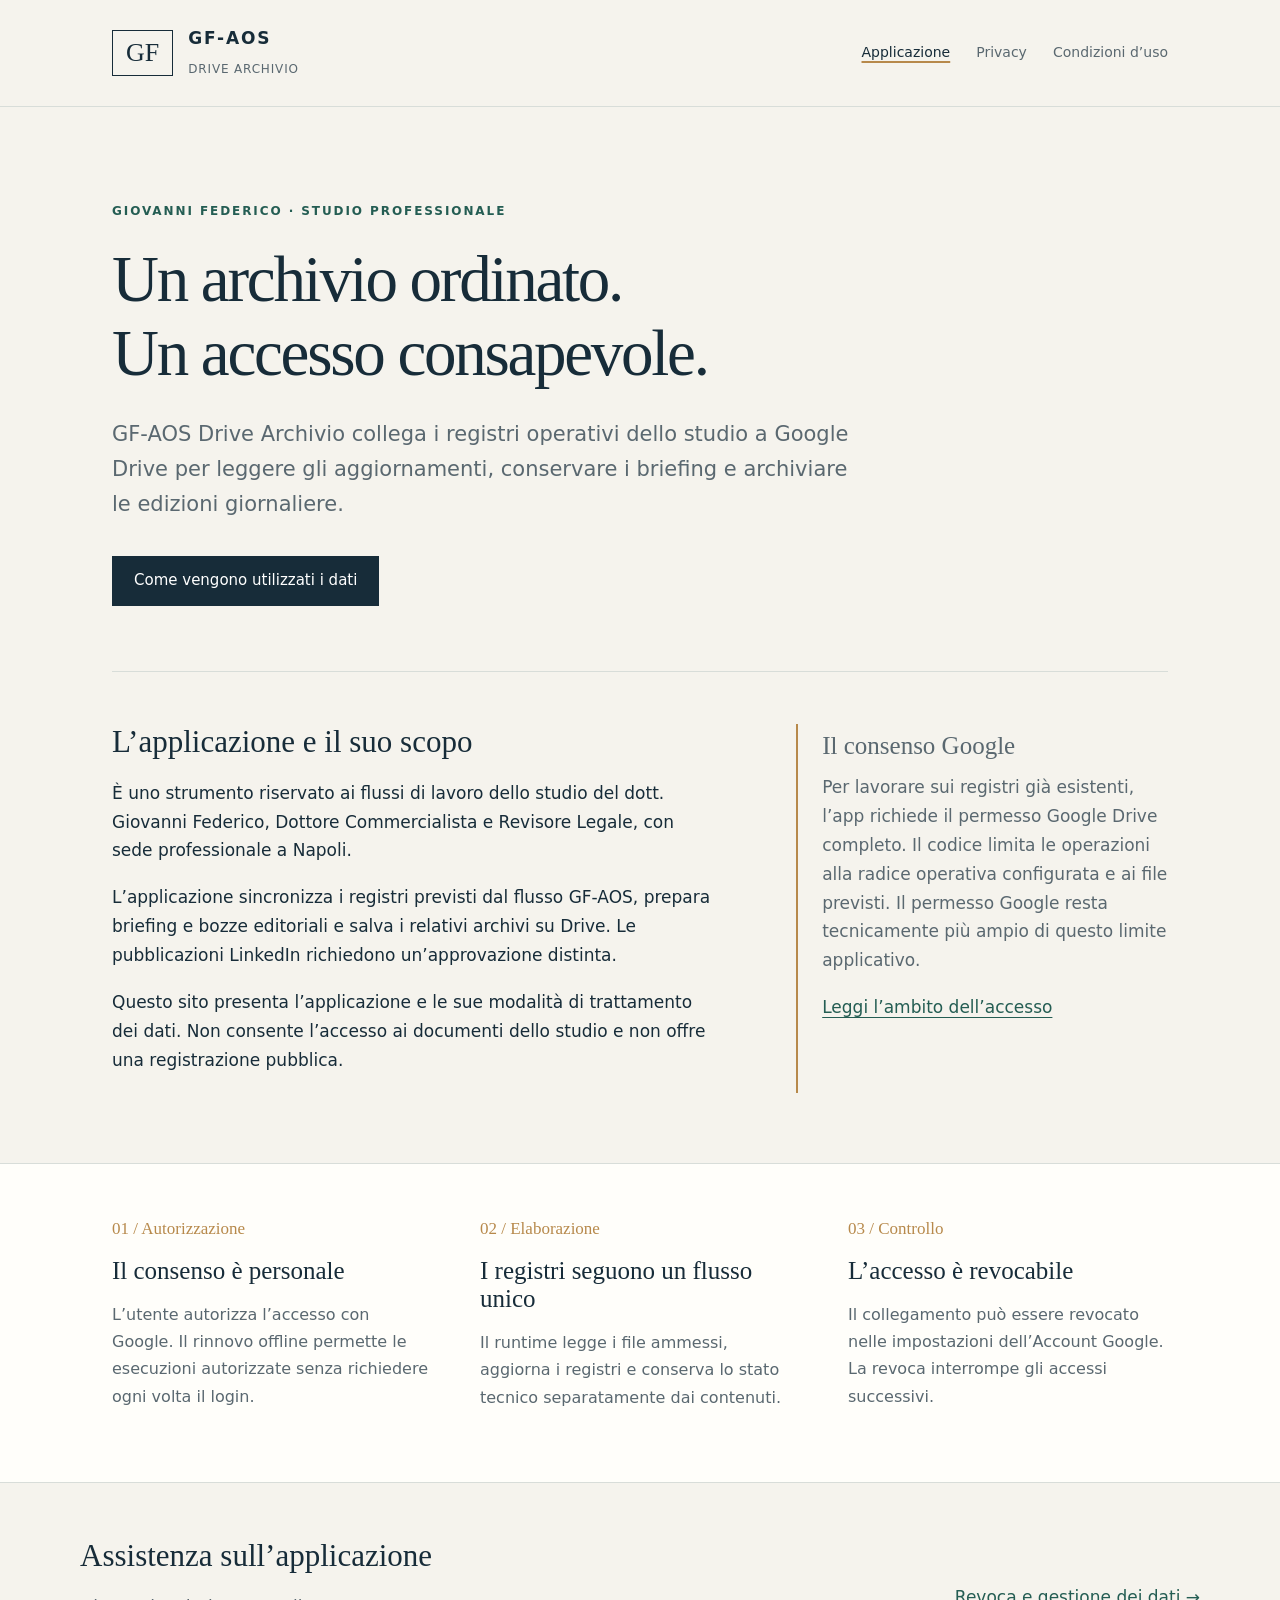
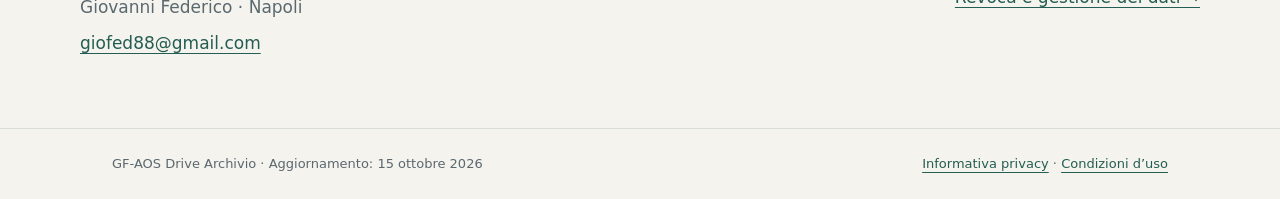
<file: index.html>
<!doctype html><html lang="it"><head>
<meta name="google-site-verification" content="rLmyNNufRCGK9N_7qJ6NuLS9OnJDcGfAJnUo3fSVZ4A" /><meta charset="utf-8"><meta name="viewport" content="width=device-width,initial-scale=1"><meta name="description" content="GF-AOS Drive Archivio: informazioni sull'applicazione riservata dello studio Giovanni Federico e sull'accesso ai dati Google Drive."><title>GF-AOS Drive Archivio — Applicazione dello studio</title><link rel="stylesheet" href="styles.css"></head><body>
<a class="skip" href="#contenuto">Vai al contenuto</a>
<header><div class="wrap top"><a class="brand" href="index.html" aria-label="GF-AOS, home page"><span class="mark" aria-hidden="true">GF</span><span><strong>GF-AOS</strong><small>DRIVE ARCHIVIO</small></span></a><nav aria-label="Navigazione principale"><a href="index.html" aria-current="page">Applicazione</a><a href="privacy.html">Privacy</a><a href="termini.html">Condizioni d’uso</a></nav></div></header>
<main id="contenuto"><div class="wrap"><section class="hero"><p class="eyebrow">Giovanni Federico · Studio professionale</p><h1>Un archivio ordinato.<br>Un accesso consapevole.</h1><p class="lead">GF-AOS Drive Archivio collega i registri operativi dello studio a Google Drive per leggere gli aggiornamenti, conservare i briefing e archiviare le edizioni giornaliere.</p><a class="btn" href="privacy.html">Come vengono utilizzati i dati</a></section>
<section class="intro-grid" aria-labelledby="app"><div><h2 id="app">L’applicazione e il suo scopo</h2><p>È uno strumento riservato ai flussi di lavoro dello studio del dott. Giovanni Federico, Dottore Commercialista e Revisore Legale, con sede professionale a Napoli.</p><p>L’applicazione sincronizza i registri previsti dal flusso GF-AOS, prepara briefing e bozze editoriali e salva i relativi archivi su Drive. Le pubblicazioni LinkedIn richiedono un’approvazione distinta.</p><p>Questo sito presenta l’applicazione e le sue modalità di trattamento dei dati. Non consente l’accesso ai documenti dello studio e non offre una registrazione pubblica.</p></div><aside class="note"><h3>Il consenso Google</h3><p>Per lavorare sui registri già esistenti, l’app richiede il permesso Google Drive completo. Il codice limita le operazioni alla radice operativa configurata e ai file previsti. Il permesso Google resta tecnicamente più ampio di questo limite applicativo.</p><a href="privacy.html#accesso">Leggi l’ambito dell’accesso</a></aside></section></div>
<section class="steps" aria-label="Funzionamento"><div class="wrap step-grid"><article><span class="num">01 / Autorizzazione</span><h3>Il consenso è personale</h3><p>L’utente autorizza l’accesso con Google. Il rinnovo offline permette le esecuzioni autorizzate senza richiedere ogni volta il login.</p></article><article><span class="num">02 / Elaborazione</span><h3>I registri seguono un flusso unico</h3><p>Il runtime legge i file ammessi, aggiorna i registri e conserva lo stato tecnico separatamente dai contenuti.</p></article><article><span class="num">03 / Controllo</span><h3>L’accesso è revocabile</h3><p>Il collegamento può essere revocato nelle impostazioni dell’Account Google. La revoca interrompe gli accessi successivi.</p></article></div></section>
<section class="wrap contact"><div><h2>Assistenza sull’applicazione</h2><p>Giovanni Federico · Napoli</p><a href="mailto:giofed88@gmail.com">giofed88@gmail.com</a></div><a href="privacy.html#revoca">Revoca e gestione dei dati →</a></section></main>
<footer><div class="wrap footer-row"><span>GF-AOS Drive Archivio · Aggiornamento: 15 ottobre 2026</span><span><a href="privacy.html">Informativa privacy</a> · <a href="termini.html">Condizioni d’uso</a></span></div></footer></body></html>
</file>
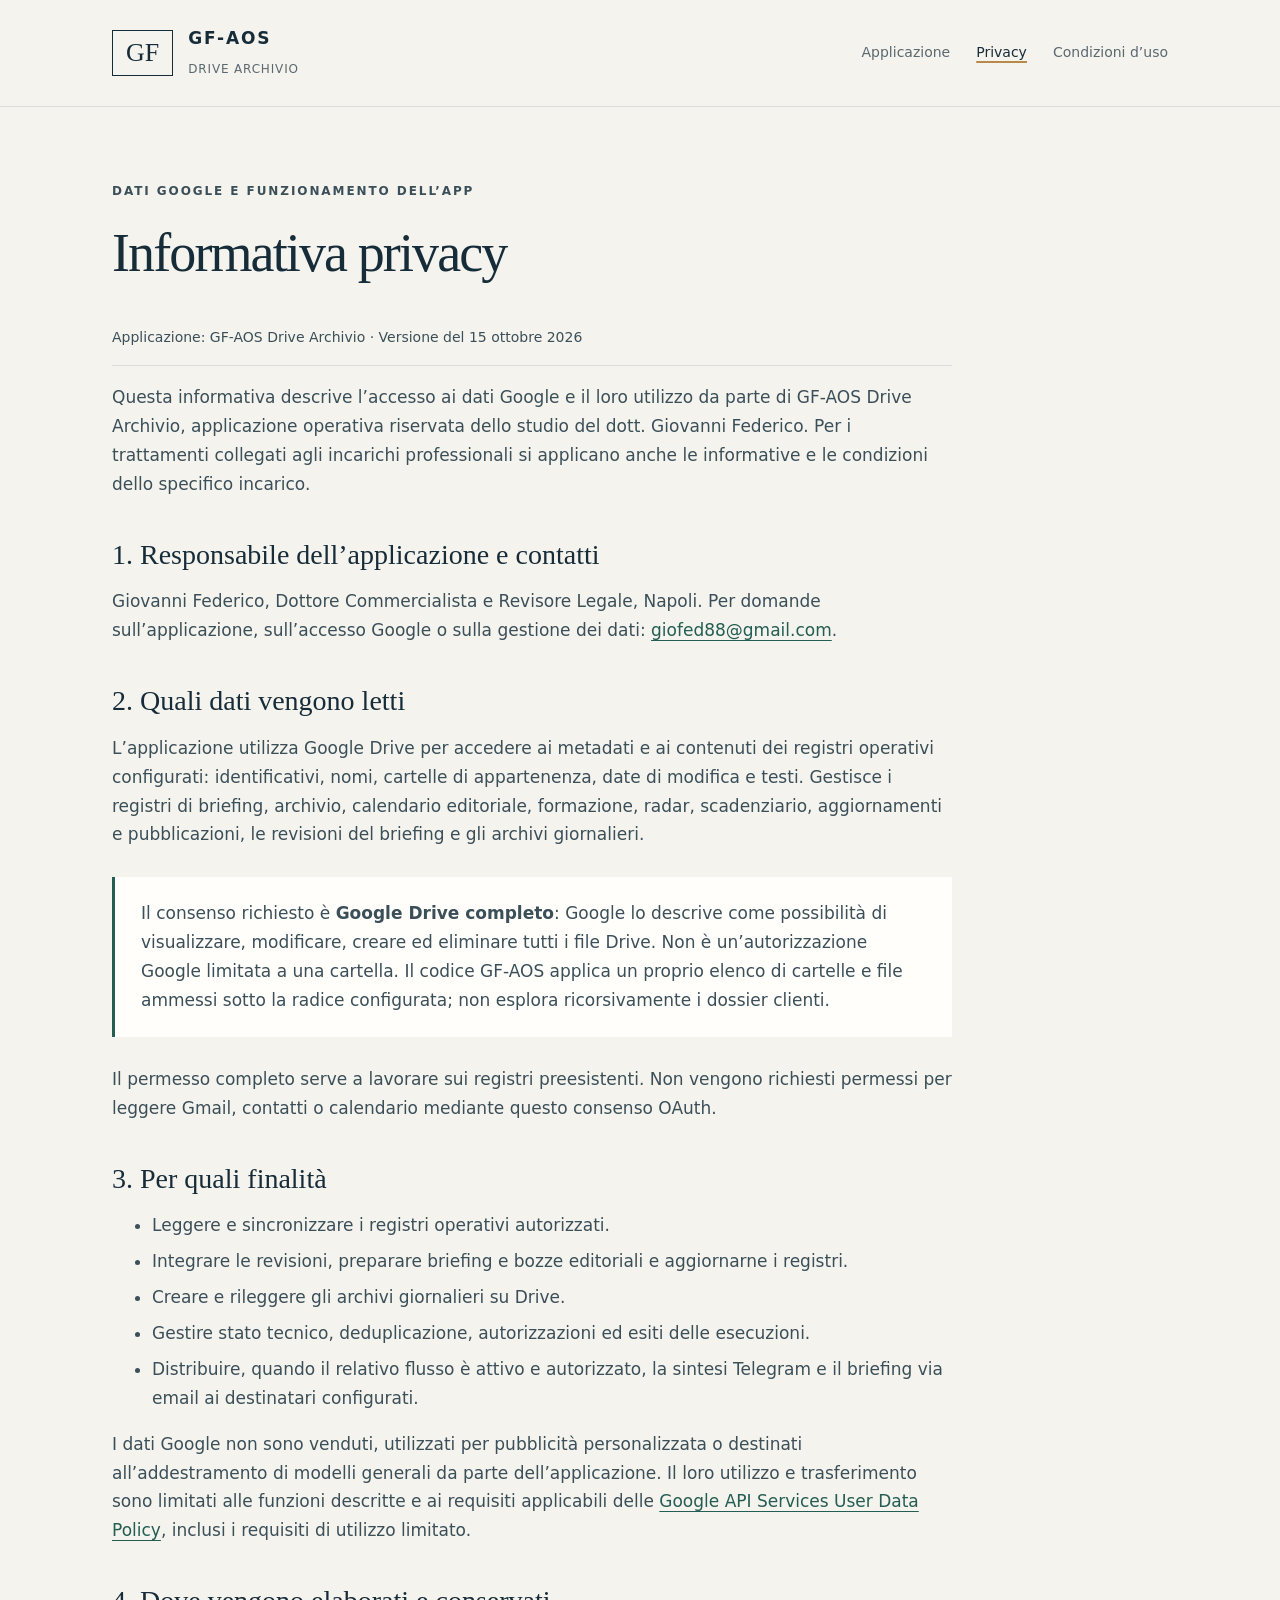
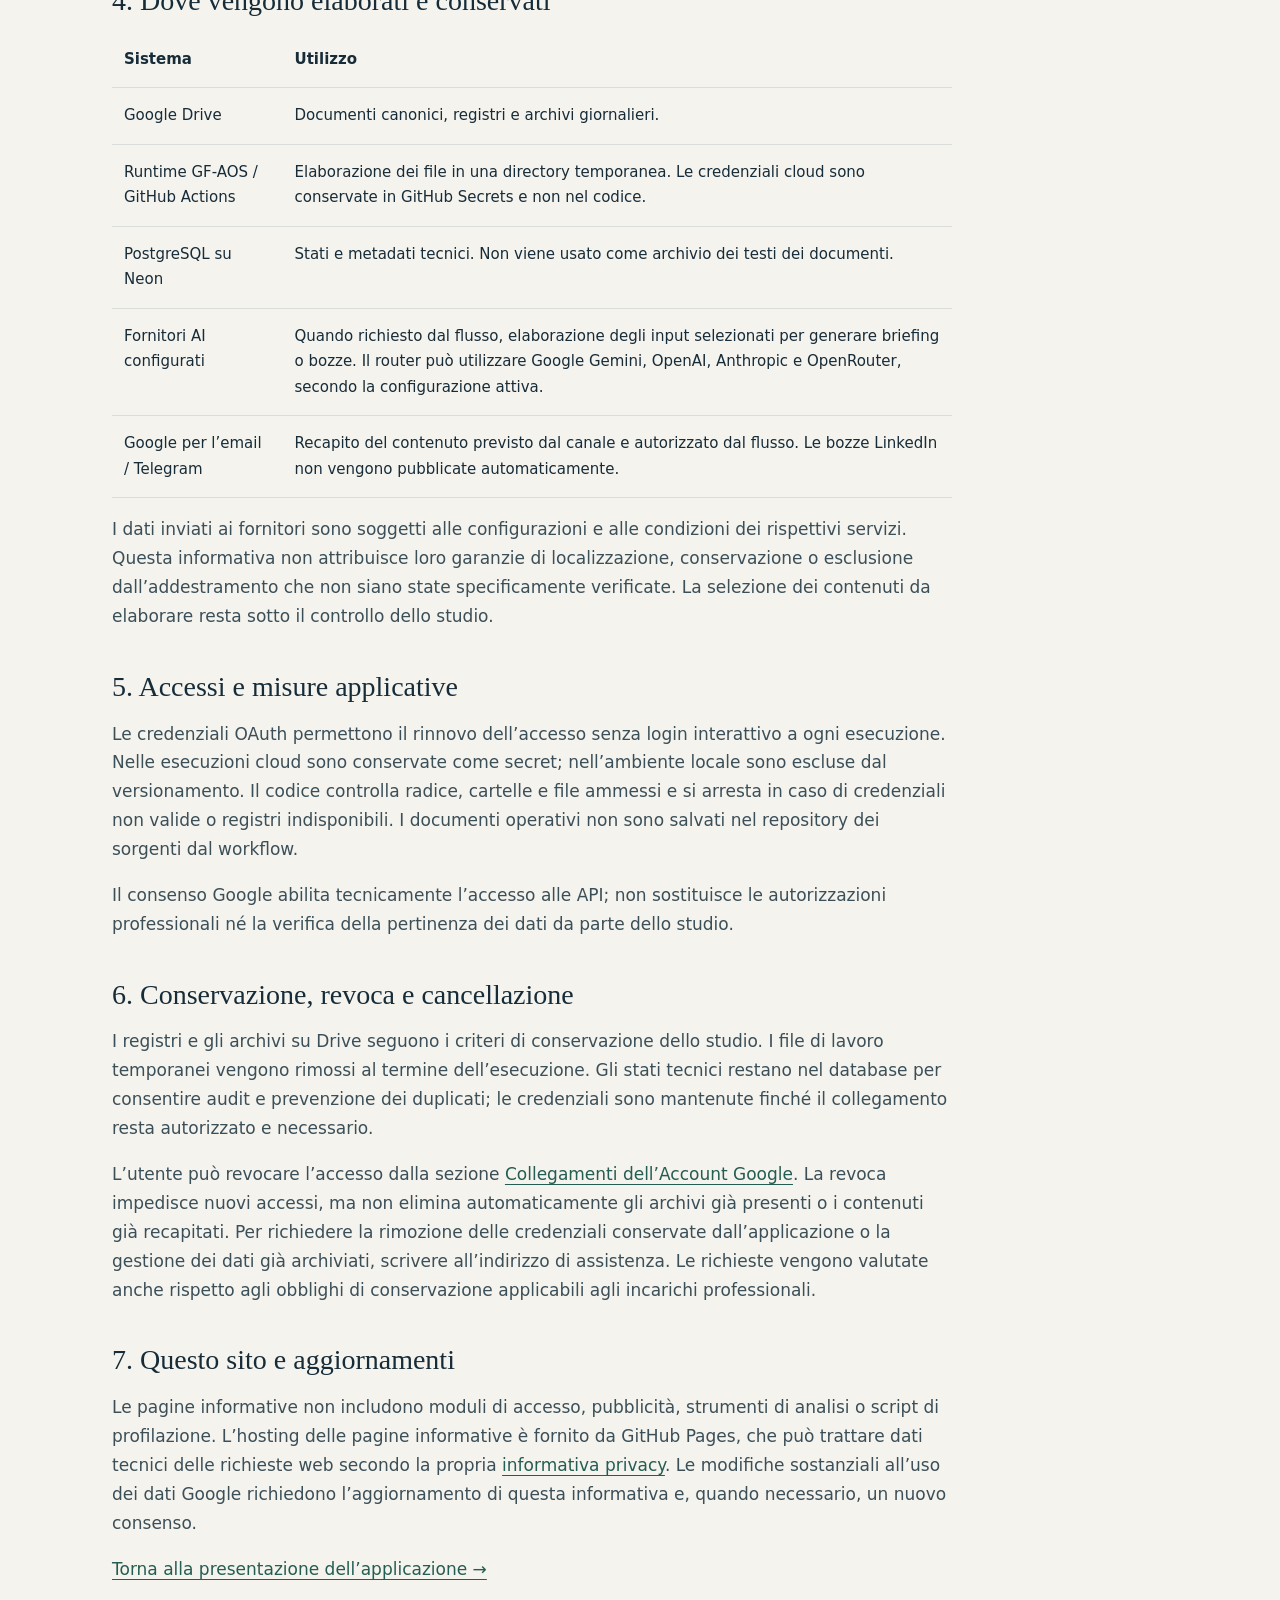
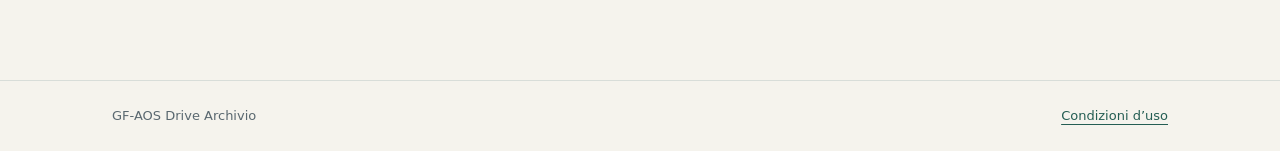
<file: privacy.html>
<!doctype html><html lang="it"><head><meta charset="utf-8"><meta name="viewport" content="width=device-width,initial-scale=1"><meta name="description" content="Informativa di GF-AOS Drive Archivio: dati Google, autorizzazioni, finalità, destinatari, conservazione e revoca dell'accesso."><title>Informativa privacy — GF-AOS Drive Archivio</title><link rel="stylesheet" href="styles.css"></head><body>
<a class="skip" href="#contenuto">Vai al contenuto</a><header><div class="wrap top"><a class="brand" href="index.html"><span class="mark" aria-hidden="true">GF</span><span><strong>GF-AOS</strong><small>DRIVE ARCHIVIO</small></span></a><nav aria-label="Navigazione principale"><a href="index.html">Applicazione</a><a href="privacy.html" aria-current="page">Privacy</a><a href="termini.html">Condizioni d’uso</a></nav></div></header>
<main id="contenuto" class="wrap"><article class="document"><p class="eyebrow">Dati Google e funzionamento dell’app</p><h1>Informativa privacy</h1><p class="meta">Applicazione: GF-AOS Drive Archivio · Versione del 15 ottobre 2026</p><p>Questa informativa descrive l’accesso ai dati Google e il loro utilizzo da parte di GF-AOS Drive Archivio, applicazione operativa riservata dello studio del dott. Giovanni Federico. Per i trattamenti collegati agli incarichi professionali si applicano anche le informative e le condizioni dello specifico incarico.</p>
<h2>1. Responsabile dell’applicazione e contatti</h2><p>Giovanni Federico, Dottore Commercialista e Revisore Legale, Napoli. Per domande sull’applicazione, sull’accesso Google o sulla gestione dei dati: <a href="mailto:giofed88@gmail.com">giofed88@gmail.com</a>.</p>
<h2 id="accesso">2. Quali dati vengono letti</h2><p>L’applicazione utilizza Google Drive per accedere ai metadati e ai contenuti dei registri operativi configurati: identificativi, nomi, cartelle di appartenenza, date di modifica e testi. Gestisce i registri di briefing, archivio, calendario editoriale, formazione, radar, scadenziario, aggiornamenti e pubblicazioni, le revisioni del briefing e gli archivi giornalieri.</p><div class="callout"><p>Il consenso richiesto è <strong>Google Drive completo</strong>: Google lo descrive come possibilità di visualizzare, modificare, creare ed eliminare tutti i file Drive. Non è un’autorizzazione Google limitata a una cartella. Il codice GF-AOS applica un proprio elenco di cartelle e file ammessi sotto la radice configurata; non esplora ricorsivamente i dossier clienti.</p></div><p>Il permesso completo serve a lavorare sui registri preesistenti. Non vengono richiesti permessi per leggere Gmail, contatti o calendario mediante questo consenso OAuth.</p>
<h2>3. Per quali finalità</h2><ul><li>Leggere e sincronizzare i registri operativi autorizzati.</li><li>Integrare le revisioni, preparare briefing e bozze editoriali e aggiornarne i registri.</li><li>Creare e rileggere gli archivi giornalieri su Drive.</li><li>Gestire stato tecnico, deduplicazione, autorizzazioni ed esiti delle esecuzioni.</li><li>Distribuire, quando il relativo flusso è attivo e autorizzato, la sintesi Telegram e il briefing via email ai destinatari configurati.</li></ul><p>I dati Google non sono venduti, utilizzati per pubblicità personalizzata o destinati all’addestramento di modelli generali da parte dell’applicazione. Il loro utilizzo e trasferimento sono limitati alle funzioni descritte e ai requisiti applicabili delle <a href="https://developers.google.com/terms/api-services-user-data-policy">Google API Services User Data Policy</a>, inclusi i requisiti di utilizzo limitato.</p>
<h2>4. Dove vengono elaborati e conservati</h2><table class="table"><thead><tr><th>Sistema</th><th>Utilizzo</th></tr></thead><tbody><tr><td>Google Drive</td><td>Documenti canonici, registri e archivi giornalieri.</td></tr><tr><td>Runtime GF-AOS / GitHub Actions</td><td>Elaborazione dei file in una directory temporanea. Le credenziali cloud sono conservate in GitHub Secrets e non nel codice.</td></tr><tr><td>PostgreSQL su Neon</td><td>Stati e metadati tecnici. Non viene usato come archivio dei testi dei documenti.</td></tr><tr><td>Fornitori AI configurati</td><td>Quando richiesto dal flusso, elaborazione degli input selezionati per generare briefing o bozze. Il router può utilizzare Google Gemini, OpenAI, Anthropic e OpenRouter, secondo la configurazione attiva.</td></tr><tr><td>Google per l’email / Telegram</td><td>Recapito del contenuto previsto dal canale e autorizzato dal flusso. Le bozze LinkedIn non vengono pubblicate automaticamente.</td></tr></tbody></table><p>I dati inviati ai fornitori sono soggetti alle configurazioni e alle condizioni dei rispettivi servizi. Questa informativa non attribuisce loro garanzie di localizzazione, conservazione o esclusione dall’addestramento che non siano state specificamente verificate. La selezione dei contenuti da elaborare resta sotto il controllo dello studio.</p>
<h2>5. Accessi e misure applicative</h2><p>Le credenziali OAuth permettono il rinnovo dell’accesso senza login interattivo a ogni esecuzione. Nelle esecuzioni cloud sono conservate come secret; nell’ambiente locale sono escluse dal versionamento. Il codice controlla radice, cartelle e file ammessi e si arresta in caso di credenziali non valide o registri indisponibili. I documenti operativi non sono salvati nel repository dei sorgenti dal workflow.</p><p>Il consenso Google abilita tecnicamente l’accesso alle API; non sostituisce le autorizzazioni professionali né la verifica della pertinenza dei dati da parte dello studio.</p>
<h2 id="revoca">6. Conservazione, revoca e cancellazione</h2><p>I registri e gli archivi su Drive seguono i criteri di conservazione dello studio. I file di lavoro temporanei vengono rimossi al termine dell’esecuzione. Gli stati tecnici restano nel database per consentire audit e prevenzione dei duplicati; le credenziali sono mantenute finché il collegamento resta autorizzato e necessario.</p><p>L’utente può revocare l’accesso dalla sezione <a href="https://myaccount.google.com/connections">Collegamenti dell’Account Google</a>. La revoca impedisce nuovi accessi, ma non elimina automaticamente gli archivi già presenti o i contenuti già recapitati. Per richiedere la rimozione delle credenziali conservate dall’applicazione o la gestione dei dati già archiviati, scrivere all’indirizzo di assistenza. Le richieste vengono valutate anche rispetto agli obblighi di conservazione applicabili agli incarichi professionali.</p>
<h2>7. Questo sito e aggiornamenti</h2><p>Le pagine informative non includono moduli di accesso, pubblicità, strumenti di analisi o script di profilazione. L’hosting delle pagine informative è fornito da GitHub Pages, che può trattare dati tecnici delle richieste web secondo la propria <a href="https://docs.github.com/en/site-policy/privacy-policies/github-general-privacy-statement">informativa privacy</a>. Le modifiche sostanziali all’uso dei dati Google richiedono l’aggiornamento di questa informativa e, quando necessario, un nuovo consenso.</p><p><a href="index.html">Torna alla presentazione dell’applicazione →</a></p></article></main><footer><div class="wrap footer-row"><span>GF-AOS Drive Archivio</span><a href="termini.html">Condizioni d’uso</a></div></footer></body></html>
</file>
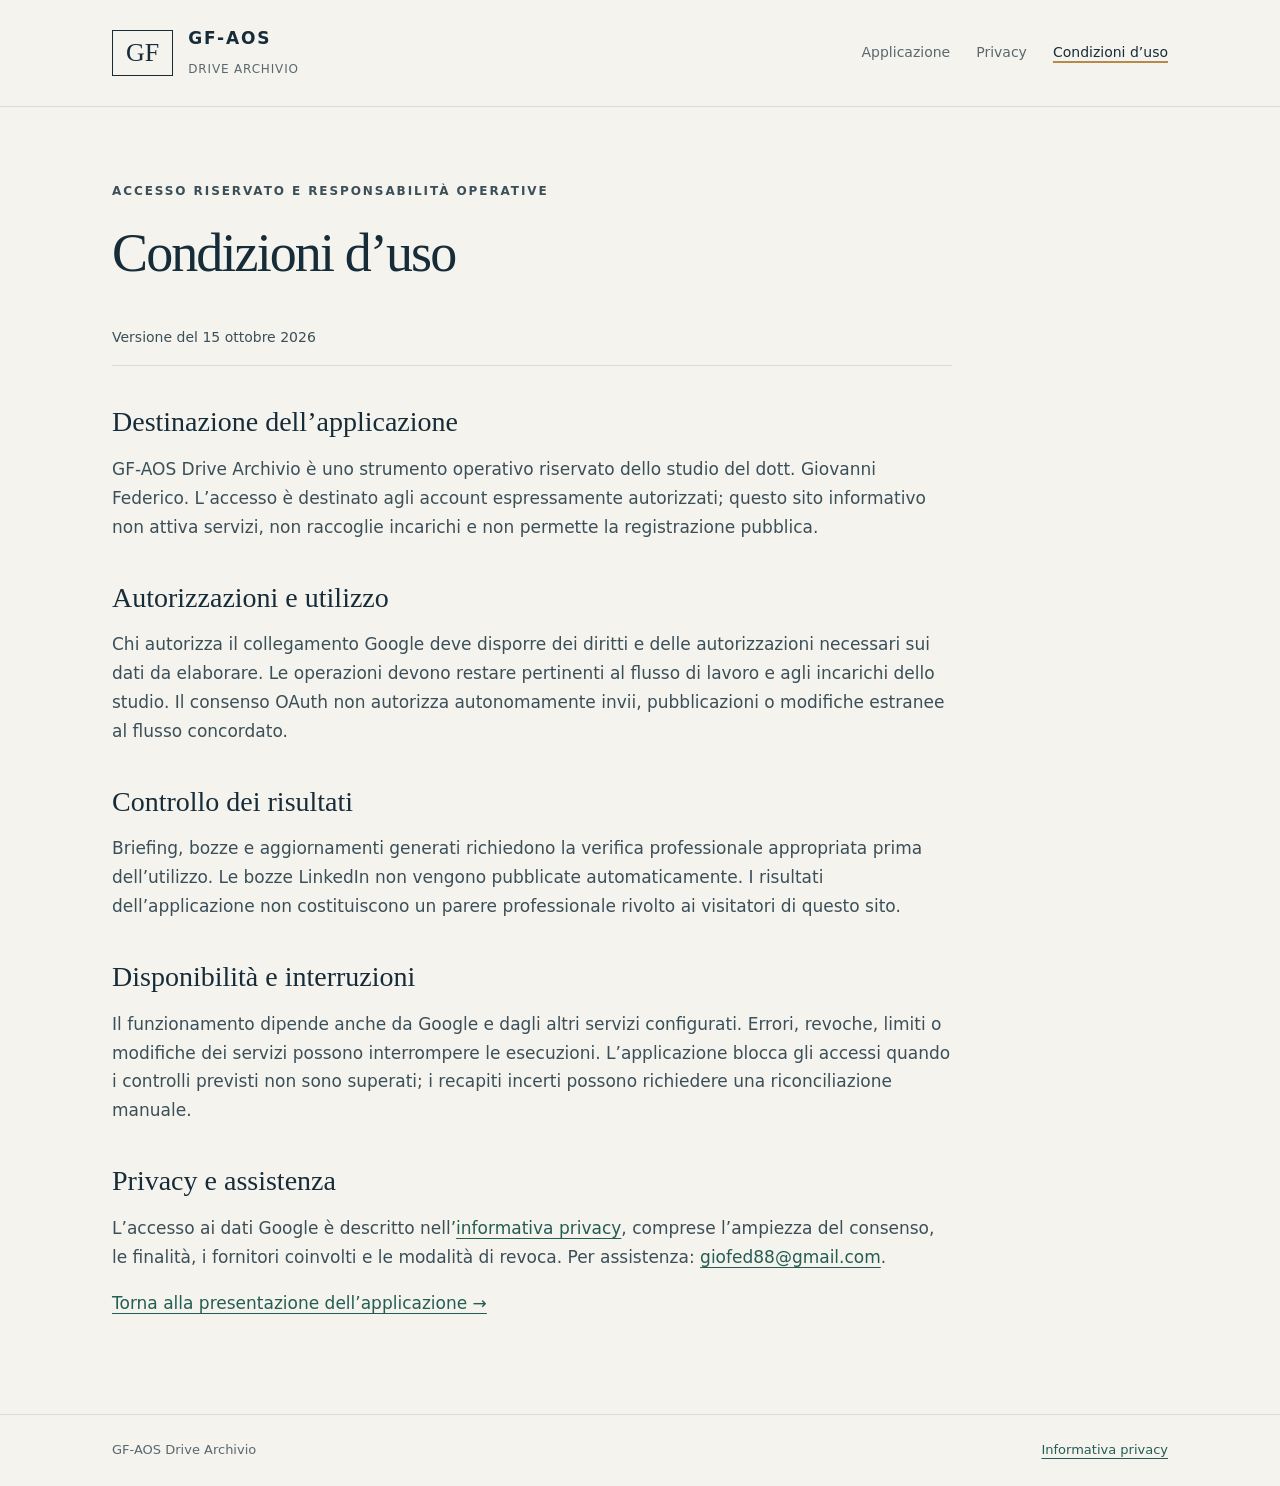
<file: termini.html>
<!doctype html><html lang="it"><head><meta charset="utf-8"><meta name="viewport" content="width=device-width,initial-scale=1"><meta name="description" content="Condizioni d'uso dell'applicazione riservata GF-AOS Drive Archivio."><title>Condizioni d’uso — GF-AOS Drive Archivio</title><link rel="stylesheet" href="styles.css"></head><body><a class="skip" href="#contenuto">Vai al contenuto</a><header><div class="wrap top"><a class="brand" href="index.html"><span class="mark" aria-hidden="true">GF</span><span><strong>GF-AOS</strong><small>DRIVE ARCHIVIO</small></span></a><nav aria-label="Navigazione principale"><a href="index.html">Applicazione</a><a href="privacy.html">Privacy</a><a href="termini.html" aria-current="page">Condizioni d’uso</a></nav></div></header><main id="contenuto" class="wrap"><article class="document"><p class="eyebrow">Accesso riservato e responsabilità operative</p><h1>Condizioni d’uso</h1><p class="meta">Versione del 15 ottobre 2026</p><h2>Destinazione dell’applicazione</h2><p>GF-AOS Drive Archivio è uno strumento operativo riservato dello studio del dott. Giovanni Federico. L’accesso è destinato agli account espressamente autorizzati; questo sito informativo non attiva servizi, non raccoglie incarichi e non permette la registrazione pubblica.</p><h2>Autorizzazioni e utilizzo</h2><p>Chi autorizza il collegamento Google deve disporre dei diritti e delle autorizzazioni necessari sui dati da elaborare. Le operazioni devono restare pertinenti al flusso di lavoro e agli incarichi dello studio. Il consenso OAuth non autorizza autonomamente invii, pubblicazioni o modifiche estranee al flusso concordato.</p><h2>Controllo dei risultati</h2><p>Briefing, bozze e aggiornamenti generati richiedono la verifica professionale appropriata prima dell’utilizzo. Le bozze LinkedIn non vengono pubblicate automaticamente. I risultati dell’applicazione non costituiscono un parere professionale rivolto ai visitatori di questo sito.</p><h2>Disponibilità e interruzioni</h2><p>Il funzionamento dipende anche da Google e dagli altri servizi configurati. Errori, revoche, limiti o modifiche dei servizi possono interrompere le esecuzioni. L’applicazione blocca gli accessi quando i controlli previsti non sono superati; i recapiti incerti possono richiedere una riconciliazione manuale.</p><h2>Privacy e assistenza</h2><p>L’accesso ai dati Google è descritto nell’<a href="privacy.html">informativa privacy</a>, comprese l’ampiezza del consenso, le finalità, i fornitori coinvolti e le modalità di revoca. Per assistenza: <a href="mailto:giofed88@gmail.com">giofed88@gmail.com</a>.</p><p><a href="index.html">Torna alla presentazione dell’applicazione →</a></p></article></main><footer><div class="wrap footer-row"><span>GF-AOS Drive Archivio</span><a href="privacy.html">Informativa privacy</a></div></footer></body></html>
</file>
<file: styles.css>
:root{--ink:#172c39;--muted:#5a6870;--paper:#f5f3ed;--white:#fffefa;--line:#d8ddd9;--green:#245d53;--gold:#b7894b}*{box-sizing:border-box}body{margin:0;background:var(--paper);color:var(--ink);font:17px/1.7 system-ui,-apple-system,BlinkMacSystemFont,"Segoe UI",sans-serif}a{color:var(--green);text-underline-offset:4px}a:focus-visible{outline:3px solid var(--gold);outline-offset:5px}.wrap{max-width:1120px;margin:auto;padding:0 32px}.skip{position:absolute;top:-100px;background:white;padding:10px}.skip:focus{top:10px;z-index:5}header{border-bottom:1px solid var(--line)}.top{min-height:106px;display:flex;align-items:center;justify-content:space-between;gap:32px}.brand{text-decoration:none;color:var(--ink);display:flex;align-items:center;gap:15px}.mark{font:26px Georgia,serif;border:1px solid var(--ink);padding:7px 13px}.brand strong{display:block;font-size:17px;letter-spacing:.11em}.brand small{font-size:12px;letter-spacing:.07em;color:var(--muted)}nav{display:flex;gap:26px;flex-wrap:wrap}nav a{font-size:14px;color:var(--muted);text-decoration:none}nav a[aria-current=page]{color:var(--ink);text-decoration:underline;text-decoration-color:var(--gold);text-decoration-thickness:2px}.hero{padding:82px 0 65px;max-width:940px}.eyebrow{text-transform:uppercase;font-size:12px;letter-spacing:.16em;color:var(--green);font-weight:650}h1,h2,h3{font-family:Georgia,"Times New Roman",serif;font-weight:400;line-height:1.13}h1{font-size:clamp(38px,5.2vw,65px);letter-spacing:-.035em;margin:22px 0 27px}h2{font-size:31px;margin:0 0 20px}h3{font-size:25px;margin:0 0 13px}.lead{font-size:21px;line-height:1.65;color:var(--muted);max-width:760px}.btn{display:inline-block;padding:12px 22px;background:var(--ink);color:white;text-decoration:none;font-size:15px;margin-top:14px}.intro-grid{display:grid;grid-template-columns:1.3fr .8fr;gap:80px;border-top:1px solid var(--line);padding:52px 0 70px}.intro-grid p{margin:0 0 18px}.note{border-left:2px solid var(--gold);padding:8px 0 8px 24px;color:var(--muted)}.steps{padding:55px 0;background:var(--white);border-top:1px solid var(--line);border-bottom:1px solid var(--line)}.step-grid{display:grid;grid-template-columns:repeat(3,1fr);gap:48px}.num{font:17px Georgia,serif;color:var(--gold);display:block;margin-bottom:18px}.step-grid p{color:var(--muted);font-size:16px}.contact{padding:55px 0 70px;display:flex;justify-content:space-between;align-items:center;gap:30px}.contact p{margin:7px 0;color:var(--muted)}footer{border-top:1px solid var(--line);padding:24px 0;color:var(--muted);font-size:13px}.footer-row{display:flex;justify-content:space-between;gap:25px;flex-wrap:wrap}.document{max-width:840px;padding:62px 0 80px}.document h1{font-size:clamp(38px,5vw,54px)}.document h2{font-size:28px;margin:40px 0 15px}.document p,.document li{color:#3b4f59}.document li{margin:7px 0}.meta{font-size:14px;color:var(--muted);padding:15px 0;border-bottom:1px solid var(--line)}.callout{padding:22px 26px;background:var(--white);border-left:3px solid var(--green);margin:28px 0}.callout p{margin:0}.review{font-size:13px;background:#f2e8d4;color:#68491c;padding:10px 32px;text-align:center}.table{width:100%;border-collapse:collapse;font-size:15px}.table th,.table td{text-align:left;padding:15px 12px;border-bottom:1px solid var(--line);vertical-align:top}.table th{color:var(--ink);font-weight:600}@media(max-width:700px){.wrap{padding:0 22px}.top{padding:22px 0;align-items:flex-start;flex-direction:column;gap:22px}nav{gap:22px}.hero{padding:50px 0}.lead{font-size:19px}.intro-grid{grid-template-columns:1fr;gap:30px;padding:35px 0 45px}.step-grid{grid-template-columns:1fr;gap:22px}.contact{display:block;padding:40px 0}.table{font-size:14px}.document{padding-top:35px}.review{padding:10px 20px}}
</file>
